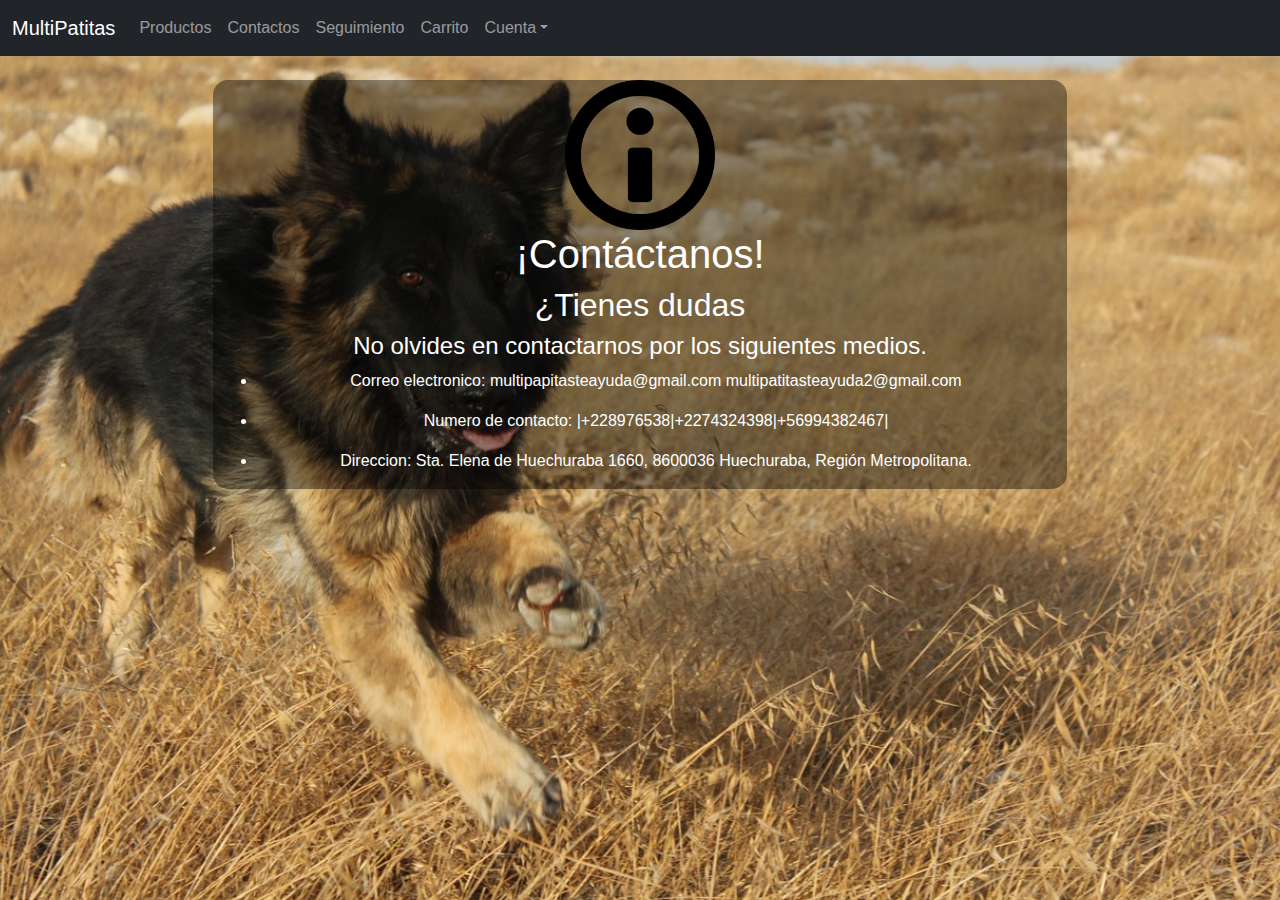
<file: pgs/contactos.html>
<!DOCTYPE html>
<html lang="en">

<head>
    <!--MetaTags-->
    <meta charset="UTF-8">
    <meta http-equiv="X-UA-Compatible" content="IE=edge">
    <meta name="viewport" content="width=device-width, initial-scale=1.0">
    <link href="https://cdn.jsdelivr.net/npm/bootstrap@5.2.3/dist/css/bootstrap.min.css" rel="stylesheet">
    <script src="https://cdn.jsdelivr.net/npm/bootstrap@5.2.3/dist/js/bootstrap.bundle.min.js"></script>
    <!--BoosTrapCss-->
    
    <link type="text/css" rel="stylesheet" href="/css/contactos.css">
    <title>Contactos</title>
</head>

<body>
    <nav class="navbar navbar-expand-sm navbar-dark bg-dark fixed-top">
        <div class="container-fluid">
          <a class="navbar-brand colory" href="../index.html">MultiPatitas</a>
          <button class="navbar-toggler" type="button" data-bs-toggle="collapse" data-bs-target="#mynavbar">
            <span class="navbar-toggler-icon"></span>
          </button>
          <div class="collapse navbar-collapse" id="mynavbar">
            <ul class="navbar-nav me-auto">
              <li class="nav-item">
                <a class="nav-link" href="/pgs/productos.html">Productos</a>
              </li>
              <li class="nav-item">
                <a class="nav-link" href="/pgs/contactos.html">Contactos</a>
              </li>
              <li class="nav-item">
                <a class="nav-link" href="/pgs/seguimiento.html">Seguimiento</a>
              </li>
              <li class="nav-item">
                <a class="nav-link" href="/pgs/carrito.html">Carrito</a>
              </li>

              <li class="nav-item dropdown">
                <a class="nav-link dropdown-toggle" href="#" role="button" data-bs-toggle="dropdown">Cuenta</a>
                <ul class="dropdown-menu">
                  <li><a class="dropdown-item" href="/pgs/session/login.html">Iniciar Sesión</a></li>
                  <li><a class="dropdown-item" href="/pgs/session/sign_up.html">Registrarse</a></li>
                </ul>
              </li>
            </ul>
            
          </div>
        </div>
      </nav>
      <div class="container-fluid" style="margin-top:80px">
        <div class="row">
            <div class="col-md-2 col-sm-2"></div>
            <div class="col-md-8 col-sm-8 boxxx">
                <img class="imgcon" src="/img/iconocontacto.png" alt="sin imagen">
                <h1>¡Contáctanos!</h1>
                <h2>¿Tienes dudas</h2>
                <h4>No olvides en contactarnos por los siguientes medios.</h4>
                <ul>
                    <li>Correo electronico: multipapitasteayuda@gmail.com multipatitasteayuda2@gmail.com</li>
                </ul>
                <ul>
                    <li>Numero de contacto: |+228976538|+2274324398|+56994382467|</li>
                </ul>
                <ul>
                    
                    <li>Direccion: Sta. Elena de Huechuraba 1660, 8600036 Huechuraba, Región Metropolitana.</li>
                </ul>
            </div>
            <div class="col-md-2 col-sm-2"></div>
        </div>
        

    </div>

   
</body>



</html>
</file>
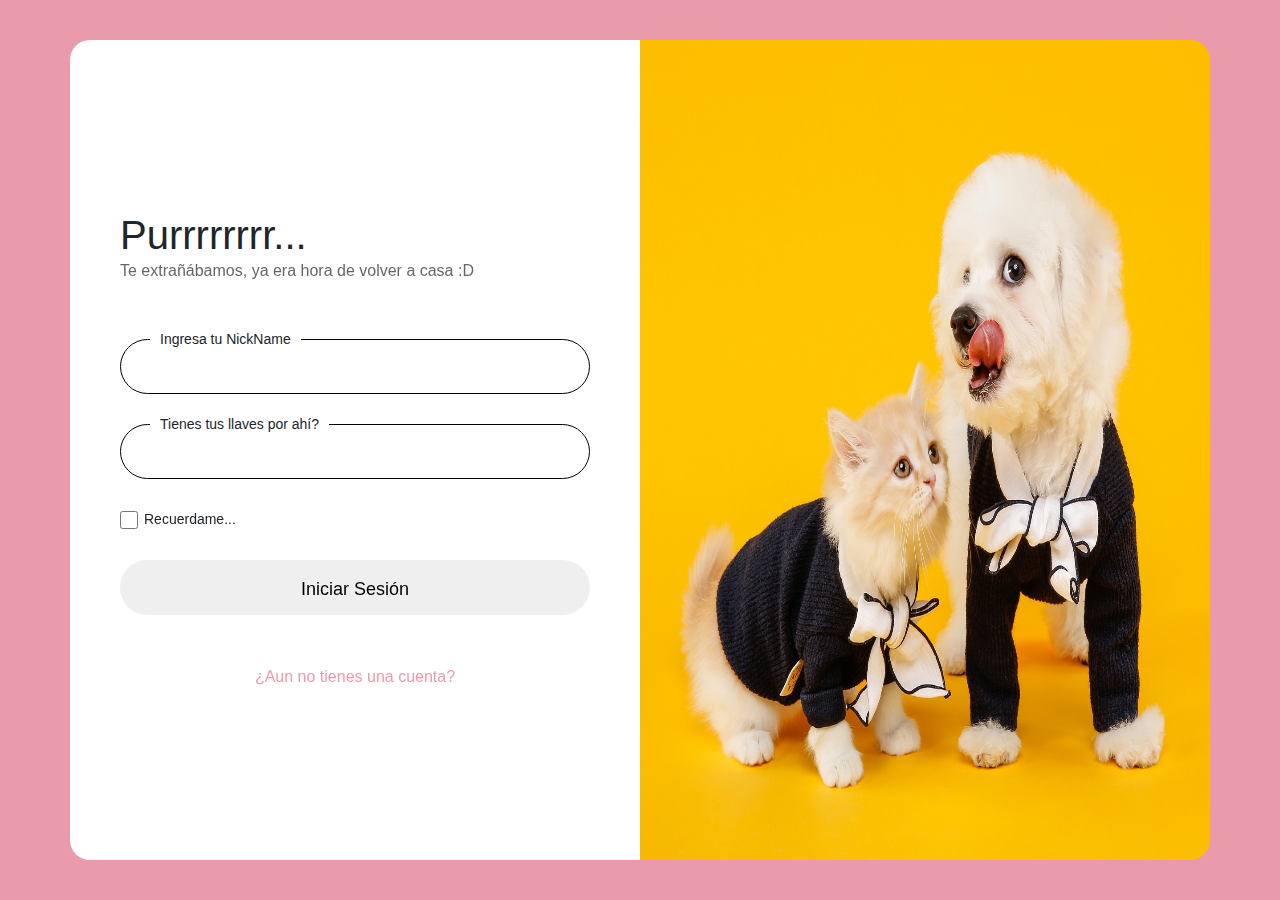
<file: pgs/session/login.html>
<!DOCTYPE html>
<html lang="en">

<head>
    <!--MetaTags-->
    <meta charset="UTF-8">
    <meta http-equiv="X-UA-Compatible" content="IE=edge">
    <meta name="viewport" content="width=device-width, initial-scale=1.0">

    <!--BoosTrapCss-->
    <link rel="stylesheet" href="https://cdnjs.cloudflare.com/ajax/libs/font-awesome/6.4.0/css/all.min.css"
        integrity="sha512-iecdLmaskl7CVkqkXNQ/ZH/XLlvWZOJyj7Yy7tcenmpD1ypASozpmT/E0iPtmFIB46ZmdtAc9eNBvH0H/ZpiBw=="
        crossorigin="anonymous" referrerpolicy="no-referrer" />
    <link rel="stylesheet" href="https://cdn.jsdelivr.net/npm/bootstrap@4.0.0/dist/css/bootstrap.min.css"
        integrity="sha384-Gn5384xqQ1aoWXA+058RXPxPg6fy4IWvTNh0E263XmFcJlSAwiGgFAW/dAiS6JXm" crossorigin="anonymous">
    <link type="text/css" rel="stylesheet" href="/css/login.css">
    <title>login</title>
</head>

<body>
    <div class="container">
        <!-- Parte izquierda del container-->
        <div class="login-left">
            <div class="login-header">
                <h1>Purrrrrrrr...</h1>
                <p>Te extrañábamos, ya era hora de volver a casa :D</p>
            </div>
            <!--Formulario De inicio de sesión-->
            <form class="login-form">
                <!--Contenido del formulario-->
                <div class="login-form-content">
                    <div class="form-item">
                        <label for="user">Ingresa tu NickName</label>
                        <input type="text" id="user">
                    </div>
                    <div class="form-item">
                        <label for="password">Tienes tus llaves por ahí?</label>
                        <input type="password" id="password">
                    </div>
                    <div class="form-item">
                        <div class="checkbox">
                            <input type="checkbox" id="RememberMe">
                            <label for="RememberMe" class="checkbox_label"> Recuerdame... </label>

                        </div>
                    </div>
                    <button type="submit">Iniciar Sesión </button>

                </div>
                <div class="login-form-footer footy">
                    <a class= "colory" href="/pgs/session/sign_up.html">
                        ¿Aun no tienes una cuenta?
                    </a>
                </div>
            </form>
        </div>
        <!-- Parte derecha del container-->
        <div class="login-right">
            <img class="imgy" src="/img/jelly-carpet-ghz-g3d88c8d23_1280.jpg" alt="Just No...">
        </div>
    </div>


    <!--BooStrapJs-->
    <script src="https://code.jquery.com/jquery-3.2.1.slim.min.js"
        integrity="sha384-KJ3o2DKtIkvYIK3UENzmM7KCkRr/rE9/Qpg6aAZGJwFDMVNA/GpGFF93hXpG5KkN"
        crossorigin="anonymous"></script>
    <script src="https://cdn.jsdelivr.net/npm/popper.js@1.12.9/dist/umd/popper.min.js"
        integrity="sha384-ApNbgh9B+Y1QKtv3Rn7W3mgPxhU9K/ScQsAP7hUibX39j7fakFPskvXusvfa0b4Q"
        crossorigin="anonymous"></script>
    <script src="https://cdn.jsdelivr.net/npm/bootstrap@4.0.0/dist/js/bootstrap.min.js"
        integrity="sha384-JZR6Spejh4U02d8jOt6vLEHfe/JQGiRRSQQxSfFWpi1MquVdAyjUar5+76PVCmYl"
        crossorigin="anonymous"></script>
</body>

</html>
</file>
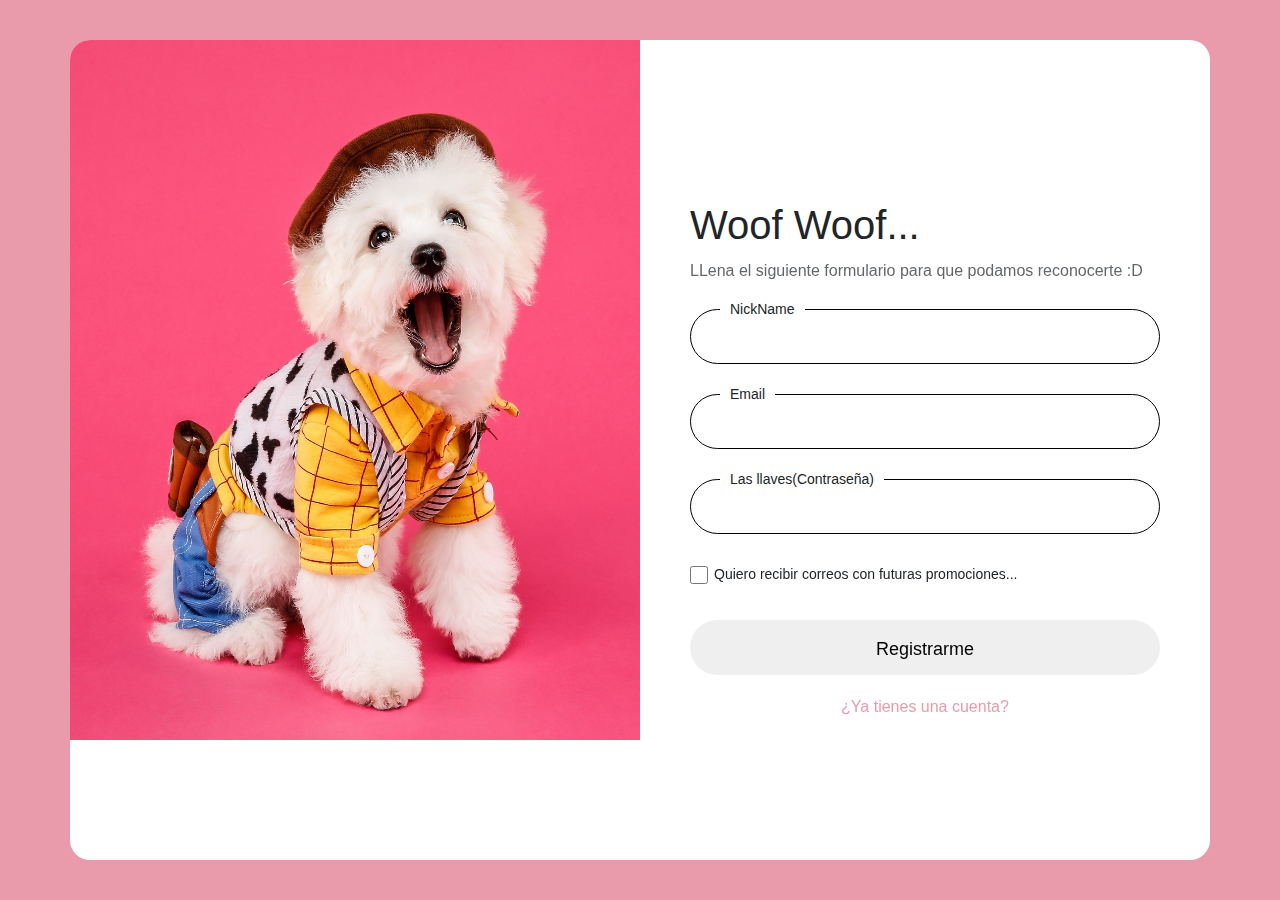
<file: pgs/session/sign_up.html>
<!DOCTYPE html>
<html lang="en">

<head>
    <!--MetaTags-->
    <meta charset="UTF-8">
    <meta http-equiv="X-UA-Compatible" content="IE=edge">
    <meta name="viewport" content="width=device-width, initial-scale=1.0">

    <!--BoosTrapCss-->
    <link rel="stylesheet" href="https://cdnjs.cloudflare.com/ajax/libs/font-awesome/6.4.0/css/all.min.css"
        integrity="sha512-iecdLmaskl7CVkqkXNQ/ZH/XLlvWZOJyj7Yy7tcenmpD1ypASozpmT/E0iPtmFIB46ZmdtAc9eNBvH0H/ZpiBw=="
        crossorigin="anonymous" referrerpolicy="no-referrer" />
    <link rel="stylesheet" href="https://cdn.jsdelivr.net/npm/bootstrap@4.0.0/dist/css/bootstrap.min.css"
        integrity="sha384-Gn5384xqQ1aoWXA+058RXPxPg6fy4IWvTNh0E263XmFcJlSAwiGgFAW/dAiS6JXm" crossorigin="anonymous">
    <link type="text/css" rel="stylesheet" href="/css/sign_up.css">
    <title>SingUp</title>
</head>



<body>
    <div class="container">
        <!-- Parte izquierda del container-->
        <div class="login-left">
            <img class="imgy" src="/img/bichon-we-now-3202486_1280.jpg" alt="Just No...">
        </div>
        <!-- Parte derecha del container-->
        <div class="login-right">
            <div class="login-header">
                <h1>Woof Woof...</h1>
                <p>LLena el siguiente formulario para que podamos reconocerte :D</p>
            </div>
            <!--Formulario De inicio de sesión-->
            <form class="login-form">
                <!--Contenido del formulario-->
                <div class="login-form-content">
                    <div class="form-item">
                        <label for="user">NickName</label>
                        <input type="text" id="user">
                    </div>
                    <div class="form-item">
                        <label for="user">Email</label>
                        <input type="text" id="user">
                    </div>
                    <div class="form-item">
                        <label for="password">Las llaves(Contraseña)</label>
                        <input type="password" id="password">
                    </div>
                    <div class="form-item">
                        <div class="checkbox">
                            <input type="checkbox" id="RememberMe">
                            <label for="RememberMe" class="checkbox_label"> Quiero recibir correos con futuras
                                promociones... </label>

                        </div>
                    </div>
                    <button type="submit">Registrarme</button>

                </div>
                <div class="login-form-footer footy">
                    <a class="colory" href="/pgs/session/login.html">
                        ¿Ya tienes una cuenta?
                    </a>
                </div>
            </form>
        </div>
    </div>


    <!--BooStrapJs-->
    <script src="https://code.jquery.com/jquery-3.2.1.slim.min.js"
        integrity="sha384-KJ3o2DKtIkvYIK3UENzmM7KCkRr/rE9/Qpg6aAZGJwFDMVNA/GpGFF93hXpG5KkN"
        crossorigin="anonymous"></script>
    <script src="https://cdn.jsdelivr.net/npm/popper.js@1.12.9/dist/umd/popper.min.js"
        integrity="sha384-ApNbgh9B+Y1QKtv3Rn7W3mgPxhU9K/ScQsAP7hUibX39j7fakFPskvXusvfa0b4Q"
        crossorigin="anonymous"></script>
    <script src="https://cdn.jsdelivr.net/npm/bootstrap@4.0.0/dist/js/bootstrap.min.js"
        integrity="sha384-JZR6Spejh4U02d8jOt6vLEHfe/JQGiRRSQQxSfFWpi1MquVdAyjUar5+76PVCmYl"
        crossorigin="anonymous"></script>
</body>

</html>
</file>
<file: css/contactos.css>
.colory {
    color: #ffffff !important;
}

body {

    background: url(../img/dog-g37572a74c_1280.jpg) no-repeat 50% 50%;
    background-position: center top;
    background-attachment: fixed;
    background-size: cover;
    font-family: 'century gothic', sans-serif;
}

.boxxx {
    background: rgba(0, 0, 0, .4);
    margin: auto;
    margin-top: 4;
    padding: 20;
    color: white;
    text-align: center;
    border-radius: 15px;
    background-color: rgba(0, 0, 0, .4);
}
.imgcon {
    width: 100%;
    max-width: 150px;

}
</file>
<file: css/login.css>
* {
    box-sizing: border-box;
}

body {
    margin-top: 20px !important;
    font-family: "Inter", sans-serif;
    background-color: #e99bac !important;
    padding: 20px;
    background-size: cover;
    backdrop-filter: blur(10px);


}


/* Formulario_Css */
/* Conteiner en el cual esta toda la informacion del Form */
.container {
    min-height: calc(100vh - 40px * 2);
    display: grid;
    grid-template-columns: 50% 50%;
    padding: 0%;
    border-radius: 20px;
    overflow: hidden;
}

/* Contenido del Form */
.login-header {
    margin-bottom: 40px;
}

.login-header h1 {
    font-size: 40px;
    margin-top: 0px;
    margin-bottom: 0px;
}

.login-header p {
    opacity: .7;
}

.login-left {
    display: flex;
    flex-direction: column;
    justify-content: center;
    padding-left: 40px;
    background-color: white;

}

.login-right {
    background-color: white;
    display: flex;
    justify-content: center;
    margin-left: 0px !important
}

.imgy {
    width: 100% !important;
}

.login-form {
    width: 450px;
}

.login-form-content {
    display: flex;
    flex-direction: column;
    gap: 30px;

}

.login-form-footer {
    display: flex;
    align-items: center;
    gap: 10px;
    margin-top: 50px;
}

.form-item label:not(.checkbox_label) {
    position: absolute;
    margin-bottom: 10px;
    padding: 0px 10px;
    font-size: 14px;
    transform: translate(30px, -10px);
    display: inline-block;
    background-color: white;
}

input[type='text'],
input[type='password'] {
    border: 1px solid black;
    height: 55px;
    padding: 0 2rem;
    width: 100%;
    transition: background .5s;
    font-size: 18px;
    border-radius: 100px;
    outline: none;
}

.checkbox_label {
    margin: 0% !important;
}

.checkbox {
    font-size: 14px;
    align-items: center;
    display: flex !important;
    gap: 6px;
}

input[type='checkbox'] {
    width: 18px;
    height: 18px;
    accent-color: #e99bac;
}

button {
    text-align: center;
    border: none;
    height: 55px;
    border-radius: 100px;
    padding: 1rem;
    font-size: 18px;
    cursor: pointer;
}

/* Footer del form */
.footy {
    justify-content: center;

}
.colory {
    color: #e99bac !important;
}
/* responsive */
@media(max-width: 1350px) {
    .login-left {
        padding: 50px !important;
    }

    .login-form {
        width: 100%;
    }

    .login-form-footer {
        flex-direction: column;
        gap: 15px;
    }
}

@media(max-width: 768px) {
    body {
        padding: 20px;
    }

    .container {
        grid-template-columns: auto;
    }

    .login-right {
        display: none;
    }
}

/*------------*/
</file>
<file: css/sign_up.css>
* {
    box-sizing: border-box;
}

body {
    margin-top: 20px !important;
    font-family: "Inter", sans-serif;
    background-color: #e99bac !important;
    padding: 20px;
    background-size: cover;
    backdrop-filter: blur(10px);


}

/* Formulario_Css */
/* Conteiner en el cual esta toda la informacion del Form */
.container {
    min-height: calc(100vh - 40px * 2);
    display: grid;
    grid-template-columns: 50% 50%;
    padding: 0%;
    border-radius: 20px;
    overflow: hidden;
}

/* Contenido del Form */
.login-header {
    margin-bottom: 10px;
}

.login-header h1 {
    font-size: 40px;
    margin-top: 20px;
    margin-bottom: 10px;
}

.login-header p {
    opacity: .7;
}

.login-right {
    display: flex;
    flex-direction: column;
    justify-content: center;
    padding-left: 50px;
    background-color: white;

}

.login-left {
    background-color: white;
    display: flex;
    justify-content: center;
    margin-left: 0px !important
}

.imgy {
    width: 100% !important;
     height: 600px;
}

.login-form {
    width: 450px;
}

.login-form-content {
    display: flex;
    flex-direction: column;
    gap: 30px;

}

.login-form-footer {
    display: flex;
    align-items: center;
    gap: 10px;
    margin-top: 50px;
}

.form-item label:not(.checkbox_label) {
    position: absolute;
    margin-bottom: 10px;
    padding: 0px 10px;
    font-size: 14px;
    transform: translate(30px, -10px);
    display: inline-block;
    background-color: white;
}

input[type='text'],
input[type='password'] {
    border: 1px solid black;
    height: 55px;
    padding: 0 2rem;
    width: 100%;
    transition: background .5s;
    font-size: 18px;
    border-radius: 100px;
    outline: none;
}

.checkbox_label {
    margin: 0% !important;
}

.checkbox {
    font-size: 14px;
    align-items: center;
    display: flex !important;
    gap: 6px;
}

input[type='checkbox'] {
    width: 18px;
    height: 18px;
    accent-color: #e99bac;
}

button {
    margin-top: 5px;
    text-align: center;
    border: none;
    height: 55px;
    border-radius: 100px;
    padding: 1rem;
    font-size: 18px;
    cursor: pointer;
}

/* Footer del form */
.footy {
    margin-top: 20px;
    justify-content: center;

}

.colory {
    color: #e99bac !important;
}

/* responsive */
@media(max-width: 1500px) {
    .login-right {
        padding: 50px !important;
    }

    .login-form {
        width: 100%;
    }

    .login-form-footer {
        flex-direction: column;
        gap: 15px;
    }

    .imgy{
        height: 700px !important;
    } 
}


@media(max-width: 768px) {
    body {
        padding: 20px;
    }

    .container {
        grid-template-columns: auto;
    }

    .login-left {
        display: none;
    }
}

/*------------*/
</file>
